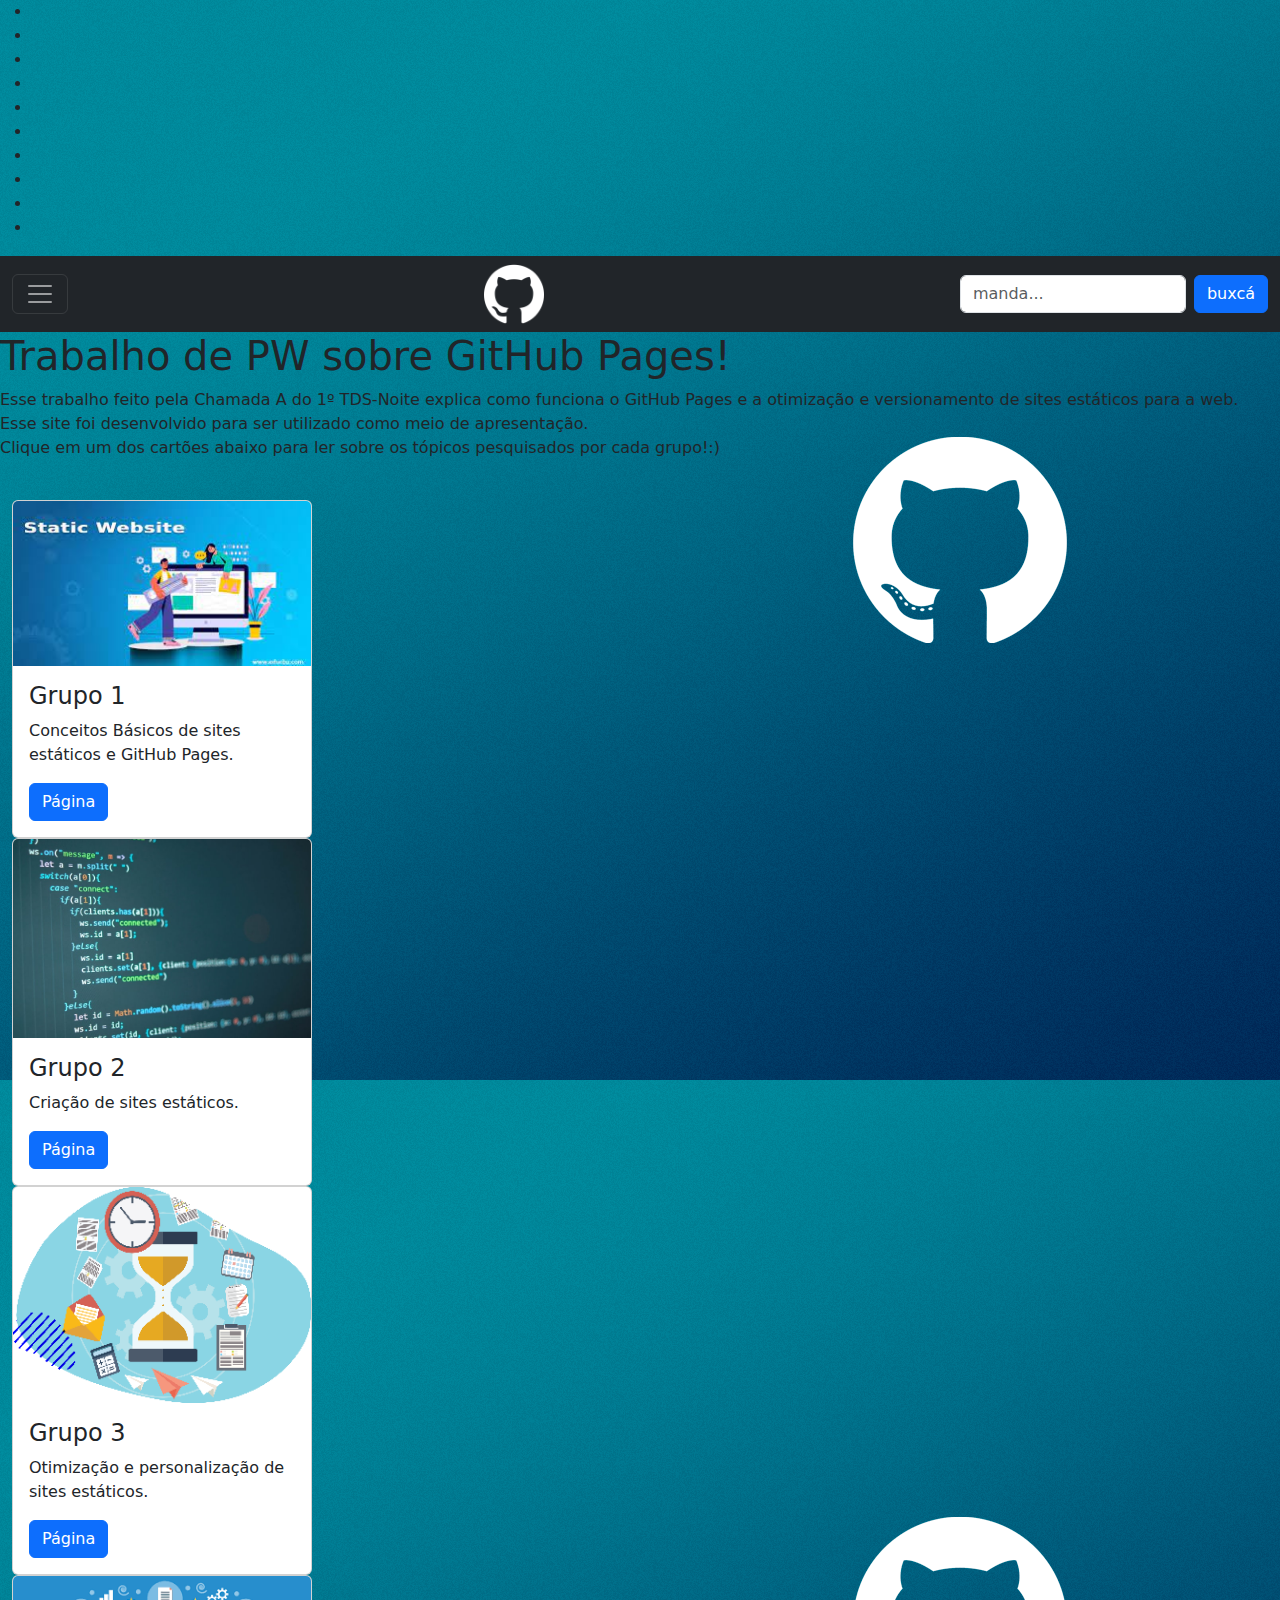
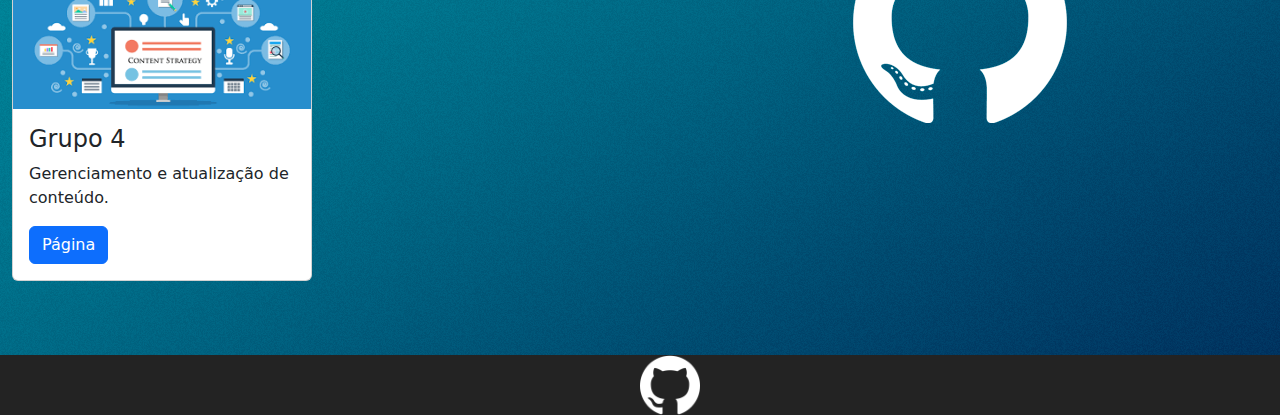
<file: index.html>
<!DOCTYPE html>
<html lang="en">

<head>
	<meta charset="UTF-8">
	<meta http-equiv="X-UA-Compatible" content="IE=edge">
	<meta name="viewport" content="width=device-width, initial-scale=1.0">
	<link href="https://cdn.jsdelivr.net/npm/bootstrap@5.2.3/dist/css/bootstrap.min.css" rel="stylesheet">
	<script src="https://cdn.jsdelivr.net/npm/bootstrap@5.2.3/dist/js/bootstrap.bundle.min.js"></script>
	<script src="js/javascript.js"></script>
	<link href="css/style.css" rel="stylesheet">
	<title>Trabalho de PW</title>
</head>

<body>
	<!-- background -->
	<div class="area" style="background-image: url(imagens/Git_Hub_Pages_bg.png);">
		<ul class="circles">
			<li></li>
			<li></li>
			<li></li>
			<li></li>
			<li></li>
			<li></li>
			<li></li>
			<li></li>
			<li></li>
			<li></li>
		</ul>
		<!-- menu inicio -->
		<nav class="navbar bg-dark navbar-dark">
			<div class="container-fluid">
				<!-- hambure -->
				<button class="navbar-toggler" type="button" data-bs-toggle="collapse" data-bs-target="#collapsibleNavbar">
					<span class="navbar-toggler-icon"></span>
				</button>
				<div class="collapse navbar-collapse" id="collapsibleNavbar">
					<ul class="navbar-nav">
						<li class="nav-item">
							<a class="nav-link" href="grupo1.html">Grupo 1</a>
						</li>
						<li class="nav-item">
							<a class="nav-link" href="grupo2.html">Grupo 2</a>
						</li>
						<li class="nav-item">
							<a class="nav-link" href="grupo3.html">Grupo 3</a>
						</li>
						<li class="nav-item">
							<a class="nav-link" href="grupo4.html">Grupo 4</a>
						</li>
						<li class="nav-item">
							<a class="nav-link" href="contato.html">Contato</a>
						</li>
					</ul>
				</div>
				<!-- fota -->
				<a href="#"><img style="width: 60px; height: 60px;" src="imagens/gi_logo_branco.png"></img></a>
				<!-- search-bar -->
				<form class="d-flex">
					<input class="form-control me-2" type="text" placeholder="manda...">
					<button class="btn btn-primary" type="button">buxcá</button>
				</form>
			</div>
		</nav>
		<!-- texto titulo e subtitulo -->
		<div class="container-vidro">
			<div class="glass">
				<h1 class="titulo">
					Trabalho de PW sobre GitHub Pages!
				</h1>
				<p class="subtitulo">
					Esse trabalho feito pela Chamada A do 1º TDS-Noite explica como funciona o GitHub Pages e a otimização
					e versionamento de sites estáticos para a web. Esse site foi desenvolvido para ser utilizado como meio
					de apresentação.<br> Clique em um dos cartões abaixo para ler sobre os tópicos pesquisados por cada grupo!:)
				</p>
			</div>
		</div>
		<!-- cartones -->
		<div class="row cartones">
			<div class="col sm-2">
				<div class="card" style="width:300px">
					<img class="card-img-top cards-img" src="imagens/grupo1_card.png" alt="Card image">
					<div class="card-body">
						<h4 class="card-title">Grupo 1</h4>
						<p class="card-text">Conceitos Básicos de sites estáticos e GitHub Pages.</p>
						<a href="grupo1.html" class="btn btn-primary">Página</a>
					</div>
				</div>
			</div>
			<div class="col sm-2">
				<div class="card" style="width:300px">
					<img class="card-img-top cards-img" src="imagens/grupo2_card.png" alt="Card image">
					<div class="card-body">
						<h4 class="card-title">Grupo 2</h4>
						<p class="card-text">Criação de sites estáticos.</p>
						<a href="grupo2.html" class="btn btn-primary">Página</a>
					</div>
				</div>
			</div>
			<div class="col sm-2">
				<div class="card" style="width:300px">
					<img class="card-img-top cards-img" src="imagens/grupo3_card.png" alt="Card image">
					<div class="card-body">
						<h4 class="card-title">Grupo 3</h4>
						<p class="card-text">Otimização e personalização de sites estáticos.</p>
						<a href="grupo3.html" class="btn btn-primary">Página</a>
					</div>
				</div>
			</div>
			<div class="col sm-2">
				<div class="card" style="width:300px">
					<img class="card-img-top cards-img" src="imagens/grupo4_card.png" alt="Card image">
					<div class="card-body">
						<h4 class="card-title">Grupo 4</h4>
						<p class="card-text">Gerenciamento e atualização de conteúdo.</p>
						<a href="grupo4.html" class="btn btn-primary">Página</a>
					</div>
				</div>
			</div>
		</div>
		<div class="container-fluid" style="background-color: #232323; margin-top:50px;">
			<a href="#" style="margin: 50%;"><img src="imagens/gi_logo_branco.png" style="width:60px;height:60px"></a>
		</div>
	</div>
</body>

</html>
</file>
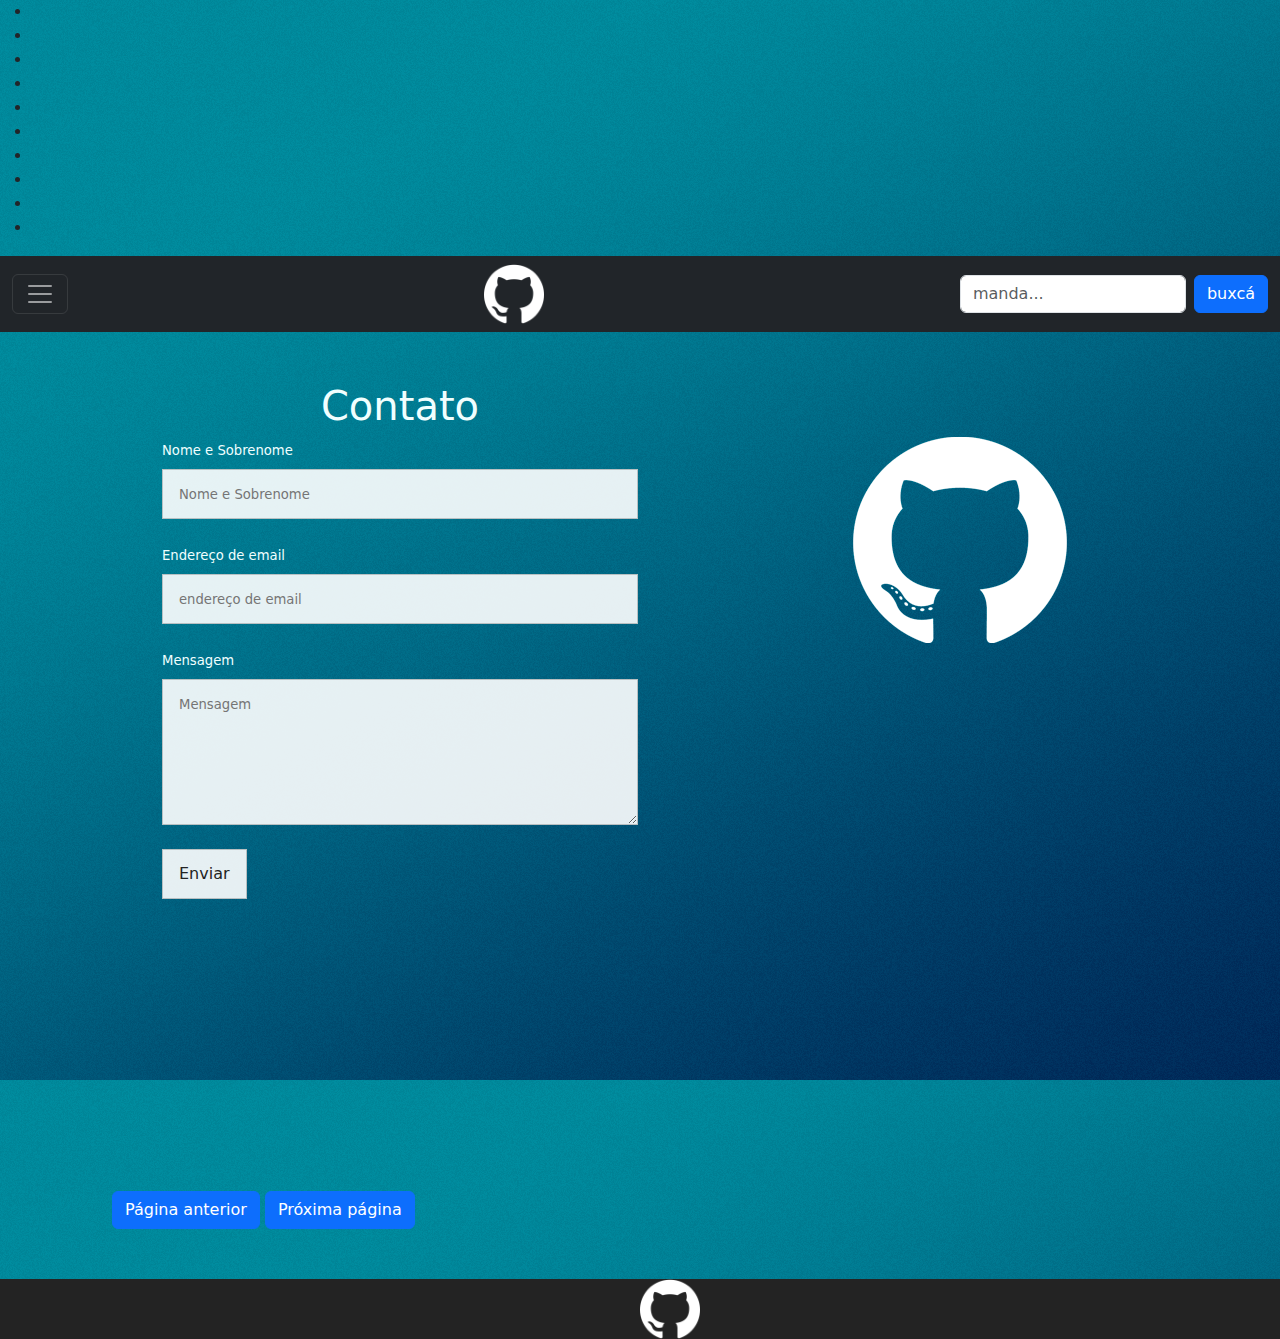
<file: contato.html>
<!DOCTYPE html>
<html lang="en">

<head>
  <meta charset="UTF-8">
  <meta http-equiv="X-UA-Compatible" content="IE=edge">
  <meta name="viewport" content="width=device-width, initial-scale=1.0">
  <link href="https://cdn.jsdelivr.net/npm/bootstrap@5.2.3/dist/css/bootstrap.min.css" rel="stylesheet">
  <script src="https://cdn.jsdelivr.net/npm/bootstrap@5.2.3/dist/js/bootstrap.bundle.min.js"></script>
  <script src="js/javascript.js"></script>
  <link href="css/style.css" rel="stylesheet">
  <title>Trabalho de PW</title>
</head>

<body>
  <!-- background -->
  <div class="area" style="background-image: url(imagens/Git_Hub_Pages_bg.png);">
    <ul class="circles">
      <li></li>
      <li></li>
      <li></li>
      <li></li>
      <li></li>
      <li></li>
      <li></li>
      <li></li>
      <li></li>
      <li></li>
    </ul>
    <!-- menu inicio -->
    <nav class="navbar bg-dark navbar-dark">
      <div class="container-fluid">
        <!-- hamburge -->
        <button class="navbar-toggler" type="button" data-bs-toggle="collapse" data-bs-target="#collapsibleNavbar">
          <span class="navbar-toggler-icon"></span>
        </button>
        <div class="collapse navbar-collapse" id="collapsibleNavbar">
          <ul class="navbar-nav">
            <li class="nav-item">
              <a class="nav-link" href="index.html">Home</a>
            </li>
            <li class="nav-item">
              <a class="nav-link" href="grupo1.html">Grupo 1</a>
            </li>
            <li class="nav-item">
              <a class="nav-link" href="grupo2.html">Grupo 2</a>
            </li>
            <li class="nav-item">
              <a class="nav-link" href="grupo3.html">Grupo 3</a>
            </li>
            <li class="nav-item">
              <a class="nav-link" href="grupo4.html">Grupo 4</a>
            </li>
          </ul>
        </div>
        <!-- foto -->
        <a href="#"><img style="width: 60px; height: 60px;" src="imagens/gi_logo_branco.png"></img></a>
        <!-- search-bar -->
        <form class="d-flex">
          <input class="form-control me-2" type="text" placeholder="manda...">
          <button class="btn btn-primary" type="button">buxcá</button>
        </form>
      </div>
    </nav>
    <!-- vidro-form -->
    <div class="glass" style="width: 600px; margin: 50px 0px 50px 100px; color: azure;">
      <!-- form -->
      <div class="container" style="width: 500px; margin:auto">
        <h1 style="text-align: center;">Contato</h1>
        <form id="fs-frm" name="simple-contact-form" accept-charset="utf-8" action="https://formspree.io/f/xbjenlrr"
          method="post">
          <fieldset id="fs-frm-inputs">
            <label for="full-name">Nome e Sobrenome</label>
            <input type="text" name="name" id="full-name" placeholder="Nome e Sobrenome" required="">
            <label for="email-address">Endereço de email</label>
            <input type="email" name="_replyto" id="email-address" placeholder="endereço de email" required="">
            <label for="message">Mensagem</label>
            <textarea rows="5" name="Mensagem" id="message" placeholder="Mensagem" required=""></textarea>
            <input type="hidden" name="_subject" id="email-subject" value="Contact Form Submission">
          </fieldset>
          <input type="submit" value="Enviar" style="color: #232323">
        </form>
        <style>
          /* reset */
          #fs-frm input,
          #fs-frm select,
          #fs-frm textarea,
          #fs-frm fieldset,
          #fs-frm optgroup,
          #fs-frm label,
          #fs-frm #card-element:disabled {
            font-family: inherit;
            font-size: 100%;
            color: inherit;
            border: none;
            border-radius: 0;
            display: block;
            width: 100%;
            padding: 0;
            margin: 0;

          }

          #fs-frm label,
          #fs-frm legend,
          #fs-frm ::placeholder {
            font-size: .825rem;
            margin-bottom: .5rem;
            padding-top: .2rem;
            display: flex;
            align-items: baseline;
          }

          /* border, padding, margin, width */
          #fs-frm input,
          #fs-frm select,
          #fs-frm textarea,
          #fs-frm #card-element {
            border: 1px solid rgba(0, 0, 0, 0.2);
            background-color: rgba(255, 255, 255, 0.9);
            padding: .75em 1rem;
            margin-bottom: 1.5rem;
          }

          #fs-frm input:focus,
          #fs-frm select:focus,
          #fs-frm textarea:focus {
            background-color: white;
            outline-style: solid;
            outline-width: thin;
            outline-color: gray;
            outline-offset: -1px;
          }

          #fs-frm [type="text"],
          #fs-frm [type="email"] {
            width: 100%;
          }

          #fs-frm [type="button"],
          #fs-frm [type="submit"],
          #fs-frm [type="reset"] {
            width: auto;
            cursor: pointer;
            -webkit-appearance: button;
            -moz-appearance: button;
            appearance: button;
          }

          #fs-frm [type="button"]:focus,
          #fs-frm [type="submit"]:focus,
          #fs-frm [type="reset"]:focus {
            outline: none;
          }

          #fs-frm [type="submit"],
          #fs-frm [type="reset"] {
            margin-bottom: 0;
          }

          #fs-frm select {
            text-transform: none;
          }

          #fs-frm [type="checkbox"] {
            -webkit-appearance: checkbox;
            -moz-appearance: checkbox;
            appearance: checkbox;
            display: inline-block;
            width: auto;
            margin: 0 .5em 0 0 !important;
          }

          #fs-frm [type="radio"] {
            -webkit-appearance: radio;
            -moz-appearance: radio;
            appearance: radio;
          }

          /* address, locale */
          #fs-frm fieldset.locale input[name="city"],
          #fs-frm fieldset.locale select[name="state"],
          #fs-frm fieldset.locale input[name="postal-code"] {
            display: inline;
          }

          #fs-frm fieldset.locale input[name="city"] {
            width: 52%;
          }

          #fs-frm fieldset.locale select[name="state"],
          #fs-frm fieldset.locale input[name="postal-code"] {
            width: 20%;
          }

          #fs-frm fieldset.locale input[name="city"],
          #fs-frm fieldset.locale select[name="state"] {
            margin-right: 3%;
          }
        </style>
      </div>
    </div>
    <!-- </div> -->

    <br><br><br><br><br><br><br><br>
    <div class="container botoes-pagina" style="margin: 50px 0px 10px 100px;">
      <a href="grupo3.html" class="btn btn-primary">Página anterior</a>
      <a href="index.html" class="btn btn-primary">Próxima página</a>
    </div>
    <!-- rodape -->
    <div class="container-fluid" style="background-color: #232323; margin-top:50px;">
      <a href="#" style="margin: 50%;"><img src="imagens/gi_logo_branco.png" style="width:60px;height:60px"></a>
    </div>
  </div>
</body>

</html>
</file>
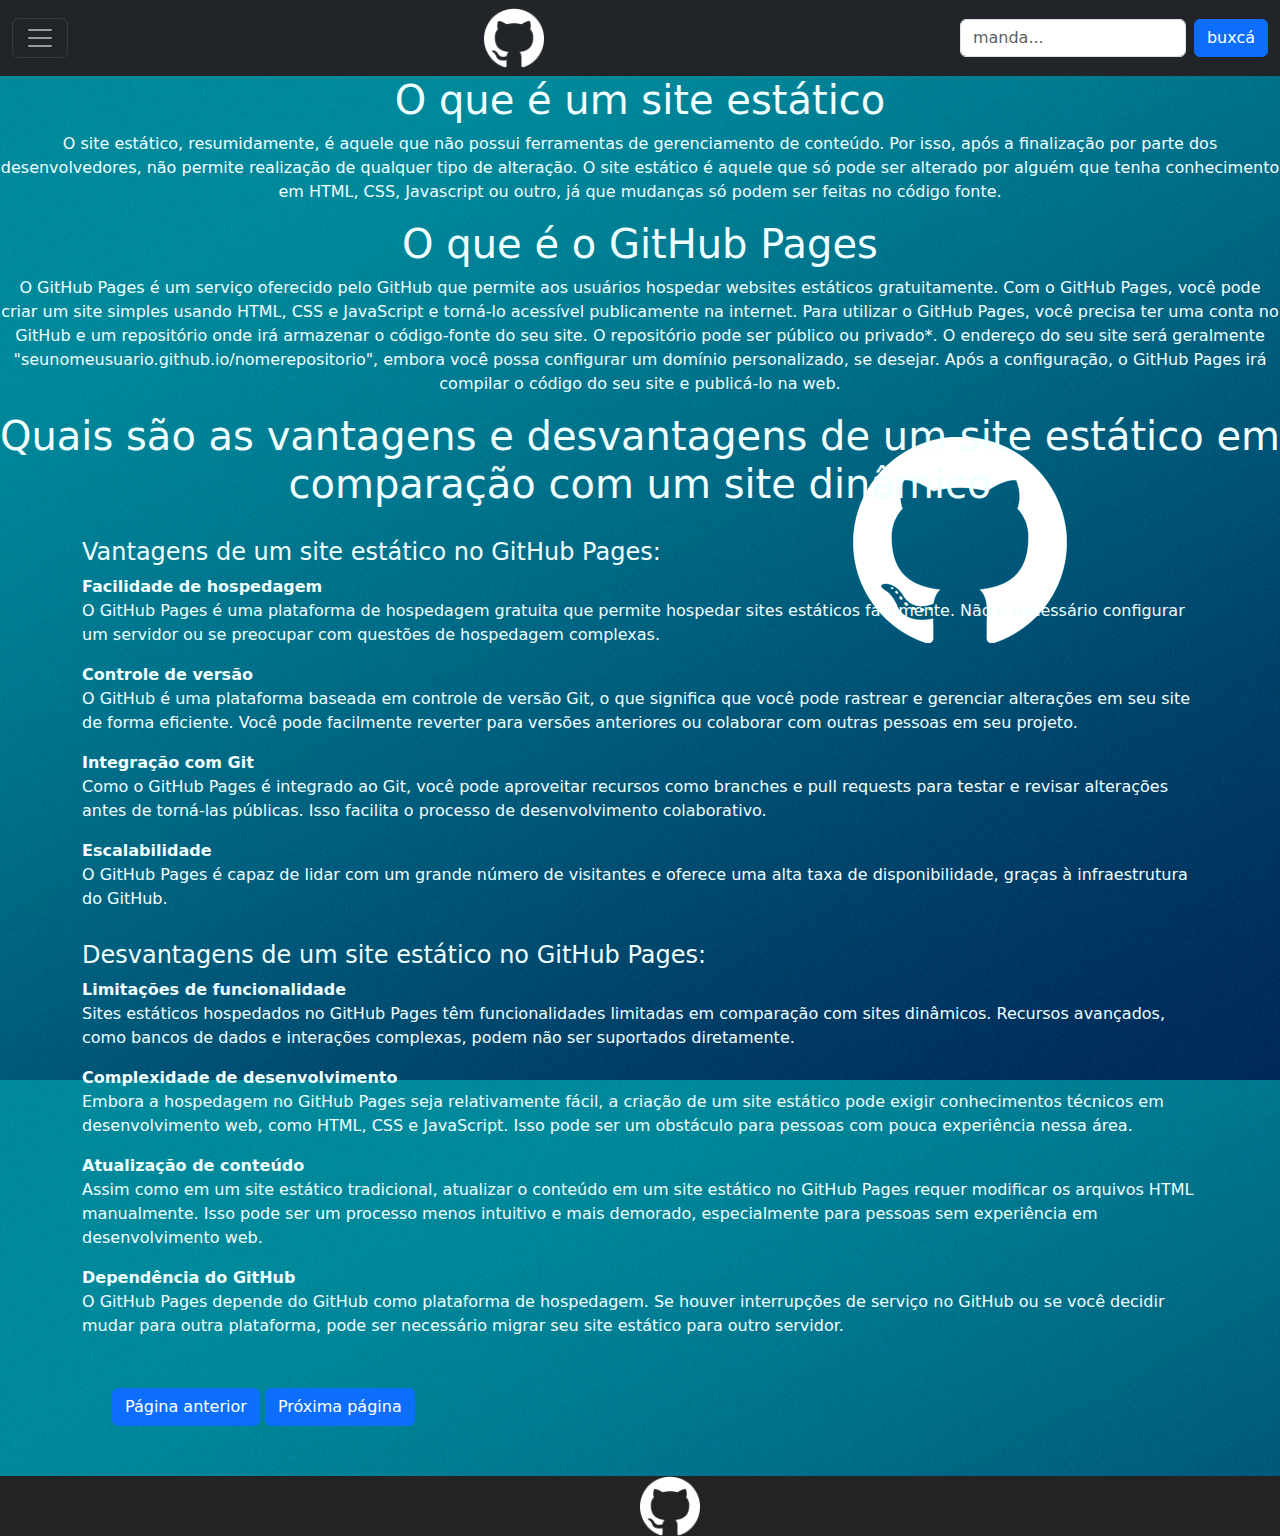
<file: grupo1.html>
<!DOCTYPE html>
<html lang="en">

<head>
  <meta charset="UTF-8">
  <meta http-equiv="X-UA-Compatible" content="IE=edge">
  <meta name="viewport" content="width=device-width, initial-scale=1.0">
  <link href="https://cdn.jsdelivr.net/npm/bootstrap@5.2.3/dist/css/bootstrap.min.css" rel="stylesheet">
  <script src="https://cdn.jsdelivr.net/npm/bootstrap@5.2.3/dist/js/bootstrap.bundle.min.js"></script>
  <script src="js/javascript.js"></script>
  <link href="css/style.css" rel="stylesheet">
  <title>Trabalho de PW</title>
</head>

<body>
  <!-- background-image -->
  <div style="background-image: url(imagens/Git_Hub_Pages_bg.png);">
    <!-- menu inicio -->
    <nav class="navbar bg-dark navbar-dark">
      <div class="container-fluid">
        <!-- hamburge -->
        <button class="navbar-toggler" type="button" data-bs-toggle="collapse" data-bs-target="#collapsibleNavbar">
          <span class="navbar-toggler-icon"></span>
        </button>
        <div class="collapse navbar-collapse" id="collapsibleNavbar">
          <ul class="navbar-nav">
            <li class="nav-item">
              <a class="nav-link" href="index.html">Home</a>
            </li>
            <li class="nav-item">
              <a class="nav-link" href="grupo1.html">Grupo 1</a>
            </li>
            <li class="nav-item">
              <a class="nav-link" href="grupo2.html">Grupo 2</a>
            </li>
            <li class="nav-item">
              <a class="nav-link" href="grupo3.html">Grupo 3</a>
            </li>
            <li class="nav-item">
              <a class="nav-link" href="grupo4.html">Grupo 4</a>
            </li>
          </ul>
        </div>
        <!-- foto -->
        <a href="#"><img style="width: 60px; height: 60px;" src="imagens/gi_logo_branco.png"></img></a>
        <!-- search-bar -->
        <form class="d-flex">
          <input class="form-control me-2" type="text" placeholder="manda...">
          <button class="btn btn-primary" type="button">buxcá</button>
        </form>
      </div>
    </nav>
    <h1 style="text-align: center; color:azure;">O que é um site estático</h1>
    <p style="text-align: center; color:azure;">O site estático, resumidamente, é aquele que não possui ferramentas de gerenciamento de conteúdo. Por isso, após
      a finalização por parte dos desenvolvedores, não permite realização de qualquer tipo de alteração.
      O site estático é aquele que só pode ser alterado por alguém que tenha conhecimento em HTML, CSS, Javascript ou
      outro, já que mudanças só podem ser feitas no código fonte.</p>

    <h1 style="text-align: center; color:azure;">O que é o GitHub Pages</h1>
    <p style="text-align: center; color:azure;">O GitHub Pages é um serviço oferecido pelo GitHub que permite aos usuários hospedar websites estáticos
      gratuitamente. Com o GitHub Pages, você pode criar um site simples usando HTML, CSS e JavaScript e torná-lo
      acessível publicamente na internet. Para utilizar o GitHub Pages, você precisa ter uma conta no GitHub e um repositório onde irá armazenar o
      código-fonte do seu site. O repositório pode ser público ou privado*. O endereço do seu site
      será geralmente "seunomeusuario.github.io/nomerepositorio", embora você possa configurar um domínio personalizado,
      se desejar. Após a configuração, o GitHub Pages irá compilar o código do seu site e publicá-lo na web.</p>
    
    <h1 style="text-align: center; color:azure;">Quais são as vantagens e desvantagens de um site estático em comparação com um site dinâmico</h1>

    <div class="container" style="margin-top: 30px;">
      <h4 style="color:azure">Vantagens de um site estático no GitHub Pages:</h4>
      <div class="glass">
        <b style=" color:azure">Facilidade de hospedagem</b>
        <p style=" color:azure">O GitHub Pages é uma plataforma de hospedagem gratuita que permite hospedar
          sites estáticos facilmente. Não é necessário configurar um servidor ou se preocupar com questões de hospedagem
          complexas.
        </p>
      </div>
      <div class="glass">
        <b style=" color:azure">Controle de versão</b>
        <p style=" color:azure">O GitHub é uma plataforma baseada em controle de versão Git, o que significa que
          você pode rastrear e gerenciar alterações em seu site de forma eficiente. Você pode facilmente reverter para
          versões anteriores ou colaborar com outras pessoas em seu projeto.
        </p>
      </div>
      <div class="glass">
        <b style=" color:azure">Integração com Git</b>
        <p style=" color:azure">Como o GitHub Pages é integrado ao Git, você pode aproveitar recursos como branches
          e pull requests para testar e revisar alterações antes de torná-las públicas. Isso facilita o processo de
          desenvolvimento colaborativo.
        </p>
      </div>
      <div class="glass">
        <b style=" color:azure">Escalabilidade</b>
        <p style=" color:azure">O GitHub Pages é capaz de lidar com um grande número de visitantes e oferece uma alta
          taxa de disponibilidade, graças à infraestrutura do GitHub.
        </p>
      </div>
    </div>

    <div class="container" style="margin-top: 30px;">
      <h4 style="color:azure">Desvantagens de um site estático no GitHub Pages:</h4>
      <div class="glass">
        <b style=" color:azure">Limitações de funcionalidade</b>
        <p style=" color:azure">Sites estáticos hospedados no GitHub Pages têm funcionalidades limitadas
          em comparação com sites dinâmicos. Recursos avançados, como bancos de dados e interações
          complexas, podem não ser suportados diretamente.
        </p>
      </div>
      <div class="glass">
        <b style=" color:azure">Complexidade de desenvolvimento</b>
        <p style=" color:azure">Embora a hospedagem no GitHub Pages seja relativamente fácil, a
          criação de um site estático pode exigir conhecimentos técnicos em desenvolvimento web, como HTML, CSS e
          JavaScript. Isso pode ser um obstáculo para pessoas com pouca experiência nessa área.
        </p>
      </div>
      <div class="glass">
        <b style=" color:azure">Atualização de conteúdo</b>
        <p style=" color:azure">Assim como em um site estático tradicional, atualizar o conteúdo em um site
          estático no GitHub Pages requer modificar os arquivos HTML manualmente. Isso pode ser um processo menos
          intuitivo e mais demorado, especialmente para pessoas sem experiência em desenvolvimento web.
        </p>
      </div>
      <div class="glass">
        <b style=" color:azure">Dependência do GitHub</b>
        <p style=" color:azure">O GitHub Pages depende do GitHub como plataforma de hospedagem. Se houver
          interrupções de serviço no GitHub ou se você decidir mudar para outra plataforma, pode ser necessário migrar
          seu site estático para outro servidor.
        </p>
      </div>
    </div>

    <div class="container botoes-pagina" style="margin: 50px 0px 10px 100px;">
      <a href="index.html" class="btn btn-primary">Página anterior</a>
      <a href="grupo2.html" class="btn btn-primary">Próxima página</a>
    </div>
    <div class="container-fluid" style="background-color: #232323; margin-top:50px;">
			<a href="#" style="margin: 50%;"><img src="imagens/gi_logo_branco.png" style="width:60px;height:60px"></a>
		</div>
  </div>
</body>
</html>
</file>
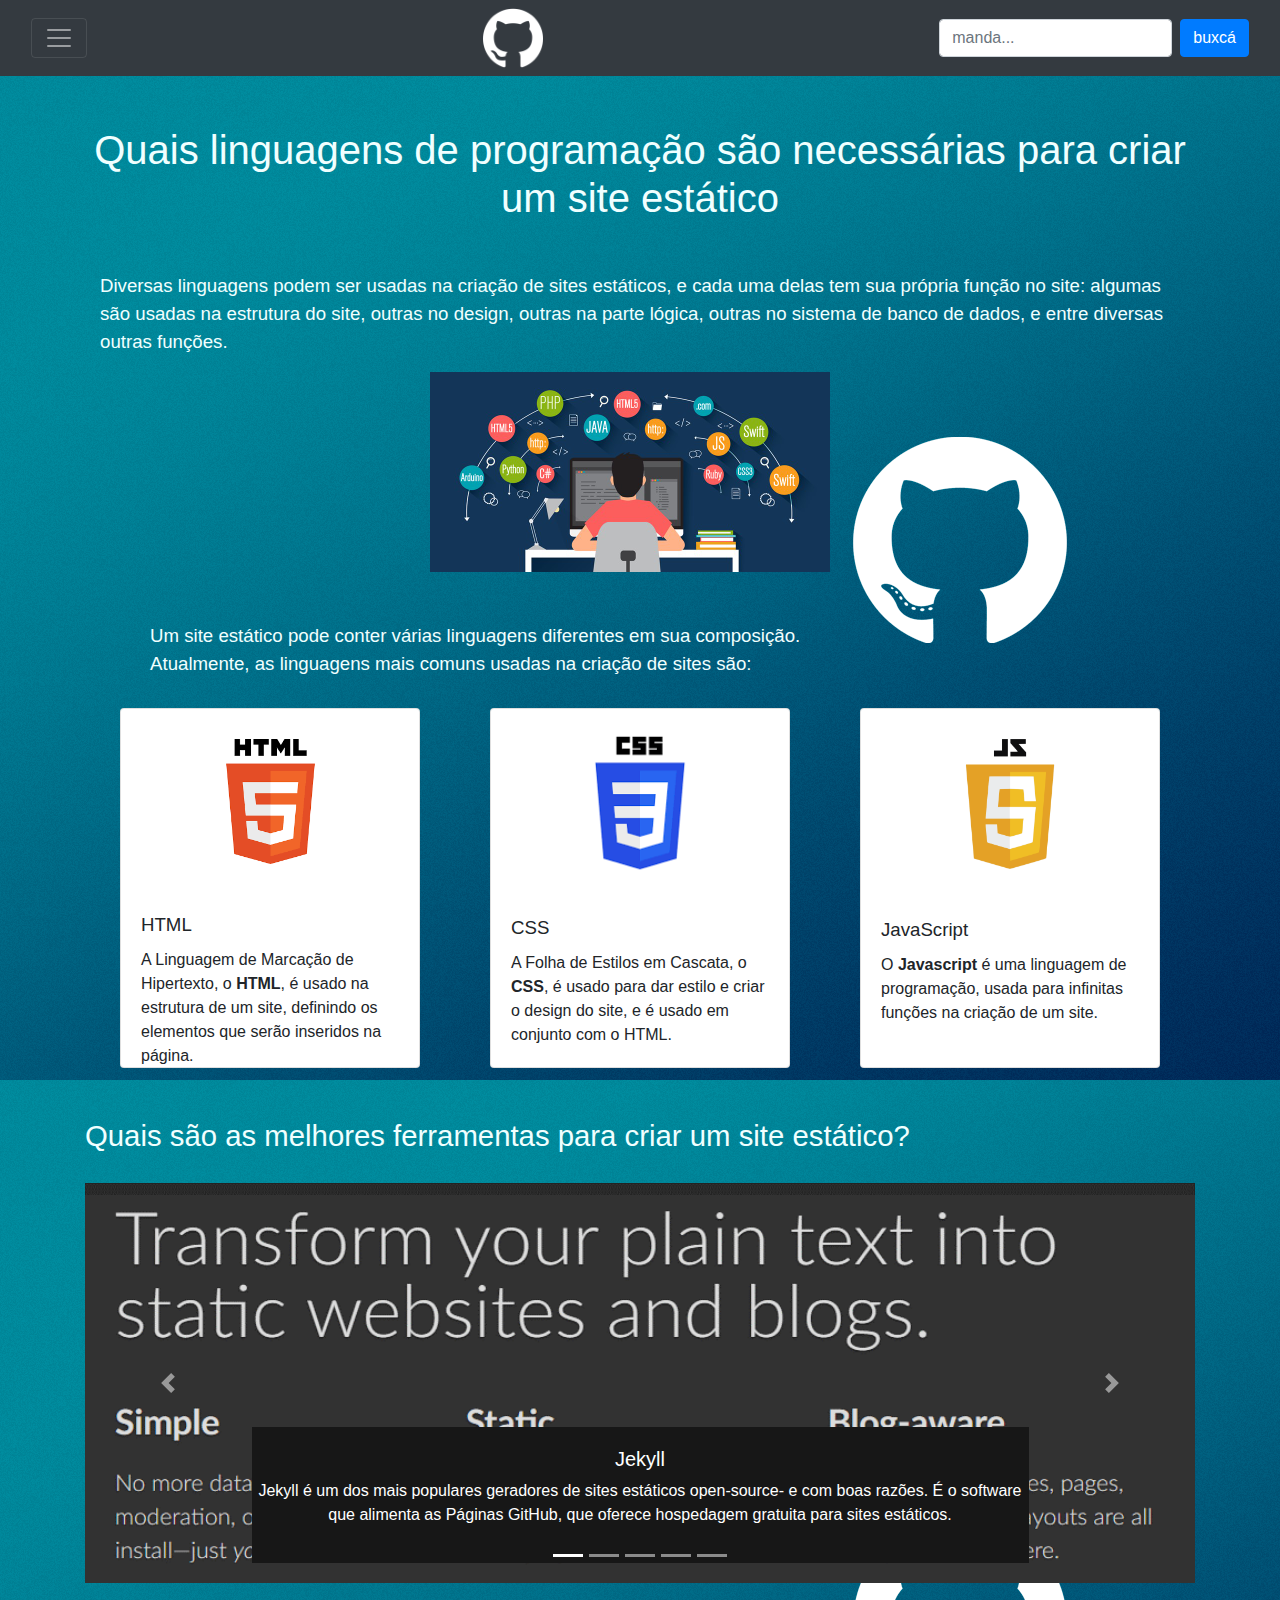
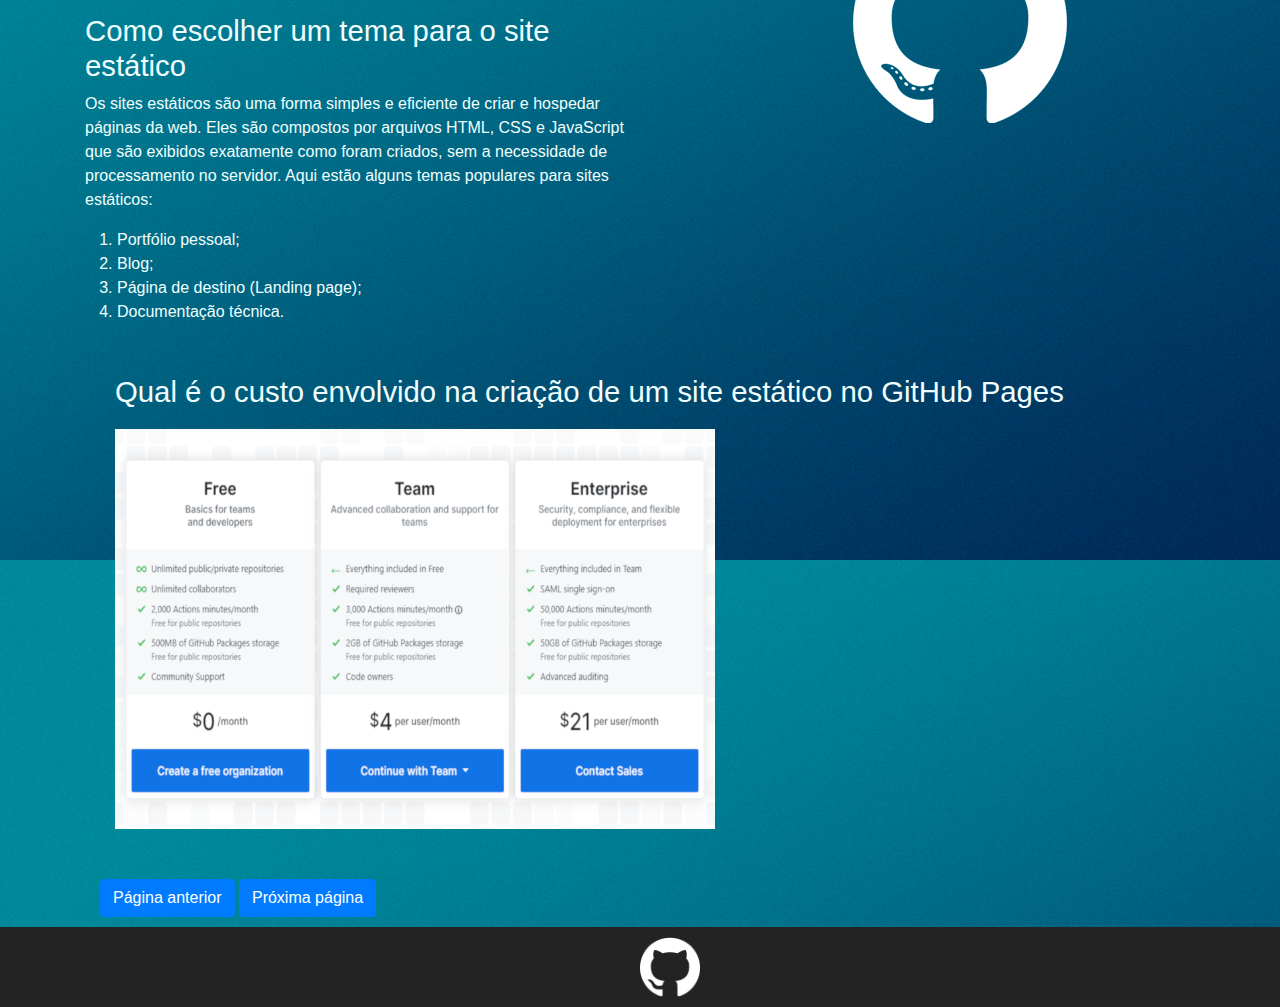
<file: grupo2.html>
<!DOCTYPE html>
<html lang="pt-br">

<head>
  <meta charset="UTF-8">
  <meta http-equiv="X-UA-Compatible" content="IE=edge">
  <meta name="viewport" content="width=device-width, initial-scale=1.0">
  <link href="https://cdn.jsdelivr.net/npm/bootstrap@5.2.3/dist/css/bootstrap.min.css" rel="stylesheet">
  <link rel="stylesheet" href="https://maxcdn.bootstrapcdn.com/bootstrap/4.0.0/css/bootstrap.min.css"
    integrity="sha384-Gn5384xqQ1aoWXA+058RXPxPg6fy4IWvTNh0E263XmFcJlSAwiGgFAW/dAiS6JXm" crossorigin="anonymous">
  <script src="https://code.jquery.com/jquery-3.2.1.slim.min.js"
    integrity="sha384-KJ3o2DKtIkvYIK3UENzmM7KCkRr/rE9/Qpg6aAZGJwFDMVNA/GpGFF93hXpG5KkN"
    crossorigin="anonymous"></script>
  <script src="https://cdnjs.cloudflare.com/ajax/libs/popper.js/1.12.9/umd/popper.min.js"
    integrity="sha384-ApNbgh9B+Y1QKtv3Rn7W3mgPxhU9K/ScQsAP7hUibX39j7fakFPskvXusvfa0b4Q"
    crossorigin="anonymous"></script>
  <script src="https://maxcdn.bootstrapcdn.com/bootstrap/4.0.0/js/bootstrap.min.js"
    integrity="sha384-JZR6Spejh4U02d8jOt6vLEHfe/JQGiRRSQQxSfFWpi1MquVdAyjUar5+76PVCmYl"
    crossorigin="anonymous"></script>
  <script src="https://cdn.jsdelivr.net/npm/bootstrap@5.2.3/dist/js/bootstrap.bundle.min.js"></script>
  <script src="js/javascript.js"></script>
  <link href="css/style.css" rel="stylesheet">
  <title>Trabalho de PW</title>
</head>

<body>
  <!-- background-image -->
  <div style="background-image: url(imagens/Git_Hub_Pages_bg.png);">
    <!-- menu inicio -->
    <nav class="navbar bg-dark navbar-dark">
      <div class="container-fluid">
        <!-- hamburge -->
        <button class="navbar-toggler" type="button" data-bs-toggle="collapse" data-bs-target="#collapsibleNavbar">
          <span class="navbar-toggler-icon"></span>
        </button>
        <div class="collapse navbar-collapse" id="collapsibleNavbar">
          <ul class="navbar-nav">
            <li class="nav-item">
              <a class="nav-link" href="index.html">Home</a>
            </li>
            <li class="nav-item">
              <a class="nav-link" href="grupo1.html">Grupo 1</a>
            </li>
            <li class="nav-item">
              <a class="nav-link" href="grupo2.html">Grupo 2</a>
            </li>
            <li class="nav-item">
              <a class="nav-link" href="grupo3.html">Grupo 3</a>
            </li>
            <li class="nav-item">
              <a class="nav-link" href="grupo4.html">Grupo 4</a>
            </li>
            <li class="nav-item">
              <a class="nav-link" href="contato.html">Contato</a>
            </li>
          </ul>
        </div>
        <!-- foto -->
        <a href="#"><img style="width: 60px; height: 60px;" src="imagens/gi_logo_branco.png"></img></a>
        <!-- search-bar -->
        <form class="d-flex">
          <input class="form-control me-2" type="text" placeholder="manda...">
          <button class="btn btn-primary" type="button">buxcá</button>
        </form>
      </div>
    </nav>
    <div class="container" style="margin-top: 50px; color: azure;">
      <h1 style="text-align: center;">Quais linguagens de programação são necessárias para criar um site
        estático</h1>
      <div class="container" style="margin-top: 50px;">
        <p style="font-size: 14pt;">Diversas linguagens podem ser usadas na criação de sites estáticos, e cada uma delas
          tem sua própria função no site: algumas são usadas na estrutura do site, outras no design, outras na parte
          lógica,
          outras no sistema de banco de dados, e entre diversas outras funções.</p>
        <img src="imagens/web-lings.jpg" style="width: 400px;height: 200px; margin-left: 330px;">
      </div>
    </div>
    <p style="font-size: 14pt;color: azure; margin: 50px 0px 30px 150px;">Um site estático pode conter várias linguagens
      diferentes
      em sua composição.<br> Atualmente, as linguagens mais comuns usadas na criação de sites são:</p>
    <!-- cards -->
    <div class="container cartones" style="margin: auto; display: flex;">
      <div class="card" style="width:300px; height: 360px; margin:auto">
        <img class="card-img-top cards-img" src="imagens/html.png" alt="Card image"
          style="width: 125px; height: 130px; align-self: center; margin: 30px 0px 30px 0px;">
        <div class="card-body">
          <h4 class="card-title" style="font-size: 14pt;">HTML</h4>
          <p class="card-text" style="font-size: 12pt;">A Linguagem de Marcação de Hipertexto, o <b>HTML</b>,
            é usado na estrutura de um site, definindo os elementos que serão inseridos na página.</p>
        </div>
      </div>
      <div class="card" style="width:300px; height: 360px; margin:auto">
        <img class="card-img-top cards-img" src="imagens/css.png" alt="Card image"
          style="width: 250px; height: 200px;align-self: center;">
        <div class="card-body">
          <h4 class="card-title" style="font-size: 14pt;">CSS</h4>
          <p class="card-text" style="font-size: 12pt;">A Folha de Estilos em Cascata, o <b>CSS</b>, é usado para dar
            estilo e criar o design do site, e é usado em conjunto com o HTML.</p>
        </div>
      </div>
      <div class="card" style="width:300px; height: 360px; margin:auto">
        <img class="card-img-top cards-img" src="imagens/js.png" alt="Card image"
          style="width: 200px; height: 130px; align-self: center; margin: 30px 0px 30px 0px;">
        <div class="card-body">
          <h4 class="card-title" style="font-size: 14pt;">JavaScript</h4>
          <p class="card-text" style="font-size: 12pt;">O <b>Javascript</b> é uma linguagem de programação, usada para
            infinitas funções na criação de um site.</p>
        </div>
      </div>
    </div>
    <!-- fim dos cards -->
    <!-- ferramentas  -->
    <div class="container">
      <h4 style="font-size: 22pt;color: azure; margin: 50px 0px 30px 0px;">Quais são as melhores ferramentas para criar
        um site estático?</h4>
      <!-- carrossel -->
      <div id="carouselExampleIndicators" class="carousel slide" data-ride="carousel">
        <ol class="carousel-indicators">
          <li data-target="#carouselExampleIndicators" data-slide-to="0" class="active"></li>
          <li data-target="#carouselExampleIndicators" data-slide-to="1"></li>
          <li data-target="#carouselExampleIndicators" data-slide-to="2"></li>
          <li data-target="#carouselExampleIndicators" data-slide-to="3"></li>
          <li data-target="#carouselExampleIndicators" data-slide-to="4"></li>
        </ol>
        <div class="carousel-inner">
          <div class="carousel-item active">
            <img class="d-block w-100" src="imagens/Jekyll.png" alt="First slide" style="width: 200px;height: 400px;">
            <div class="carousel-caption d-none d-md-block"
              style="background: linear-gradient( rgba(23,23,23,1), rgba(23,23,23,1));">
              <h5>Jekyll</h5>
              <p>Jekyll é um dos mais populares geradores de sites estáticos open-source- e com boas razões. É o
                software que alimenta as Páginas GitHub, que oferece hospedagem gratuita para sites estáticos.</p>
            </div>
          </div>
          <div class="carousel-item">
            <img class="d-block w-100" src="imagens/Hugo.png" alt="Second slide" style="width: 200px;height: 400px;">
            <div class="carousel-caption d-none d-md-block"
              style="background: linear-gradient( rgba(23,23,23,1), rgba(23,23,23,1));">
              <h5>Hugo</h5>
              <p>Hugo é um gerador de site estático de código aberto que fatura a si mesmo como uma estrutura de
                “propósito geral”. Essa é uma maneira elegante de dizer que você pode usar Hugo para construir uma
                ampla gama de
                sites, indo muito além de simples blogs e páginas de brochuras.</p>
            </div>
          </div>
          <div class="carousel-item">
            <img class="d-block w-100" src="imagens/Gridsome.png" alt="Third slide"
              style="width: 200px; height: 400px;">
            <div class="carousel-caption d-none d-md-block"
              style="background: linear-gradient( rgba(23,23,23,1), rgba(23,23,23,1));">
              <h5>Gridsome</h5>
              <p>O Gridsome é um poderoso gerador de sites estáticos. Você pode usá-lo para criar páginas com
                ferramentas modernas, como Vue.js e GraphQL. Também pode usar o Gridsome para configurar uma “head”
                para um CMS.
                Por exemplo, você pode usar o Gridsome para gerar páginas estáticas usando dados puxados do WordPress,
                que é uma
                configuração de CMS “headless“.</p>
            </div>
          </div>
          <div class="carousel-item">
            <img class="d-block w-100" src="imagens/Eleventy.png" alt="Third slide"
              style="width: 200px; height: 400px;">
            <div class="carousel-caption d-none d-md-block"
              style="background: linear-gradient( rgba(23,23,23,1), rgba(23,23,23,1));">
              <h5>Eleventy</h5>
              <p>Eleventy é um recém-chegado relativo ao campo dos geradores de sites estáticos. Este software em
                particular depende de JavaScript e Node.js. Isso significa que você precisará de algum nível de
                familiaridade
                com a linguagem JavaScript para usá-la efetivamente.</p>
            </div>
          </div>
          <div class="carousel-item">
            <img class="d-block w-100" src="imagens/Pelican.png" alt="Third slide" style="width: 200px; height: 400px;">
            <div class="carousel-caption d-none d-md-block"
              style="background: linear-gradient( rgba(23,23,23,1), rgba(23,23,23,1));">
              <h5>Pelican</h5>
              <p>Pelican é um gerador de sites estáticos pouco conhecido que é tudo sobre Python. Se você está
                familiarizado com Python, você pode usar o software para criar páginas estáticas usando Markdown e
                reStructuredText.</p>
            </div>
          </div>
        </div>
        <a class="carousel-control-prev" href="#carouselExampleIndicators" role="button" data-slide="prev">
          <span class="carousel-control-prev-icon" aria-hidden="true"></span>
          <span class="sr-only">Previous</span>
        </a>
        <a class="carousel-control-next" href="#carouselExampleIndicators" role="button" data-slide="next">
          <span class="carousel-control-next-icon" aria-hidden="true"></span>
          <span class="sr-only">Next</span>
        </a>
      </div>
    </div>
    <!-- fim do carrossel -->
    <!-- tema site estatico -->
    <div class="container" style="color: azure;">
      <div class="glass" style=" width: 50%;margin-top: 30px;">
        <h4 style="font-size: 22pt;">Como escolher um tema para o site estático</h4>
        <p>Os sites estáticos são uma forma simples e eficiente de criar e hospedar páginas da web.
          Eles são compostos por arquivos HTML, CSS e JavaScript que são exibidos exatamente como foram criados,
          sem a necessidade de processamento no servidor. Aqui estão alguns temas populares para sites estáticos:</p>
        <ol>
          <li>Portfólio pessoal;</li>
          <li>Blog;</li>
          <li>Página de destino (Landing page);</li>
          <li>Documentação técnica.</li>
        </ol>
      </div>
    </div>
    <!-- custo envolvido -->
    <div class="container" style="margin: 50px 0px 30px 100px;">
      <h4 style="font-size: 22pt; color: azure; margin-bottom: 20px;">Qual é o custo envolvido na criação de um site estático no GitHub Pages</h4>
      <img src="imagens/Formas_de_pagamento_Git_hub_pages.png" style="width: 600px;height: 400px;">
    </div>
    <!-- botoes-pagina -->
    <div class="contianer botoes-pagina" style="margin: 50px 0px 10px 100px;">
      <a href="grupo1.html" class="btn btn-primary">Página anterior</a>
      <a href="grupo3.html" class="btn btn-primary">Próxima página</a>
    </div>
    <!-- rodape -->
    <div class="container-fluid" style="background-color: #232323; padding: 10px;">
      <a href="#" style="margin: 30px 0px 0px 50%;"><img src="imagens/gi_logo_branco.png"
          style="width:60px;height:60px"></a>
    </div>
  </div>
</body>

</html>
</file>
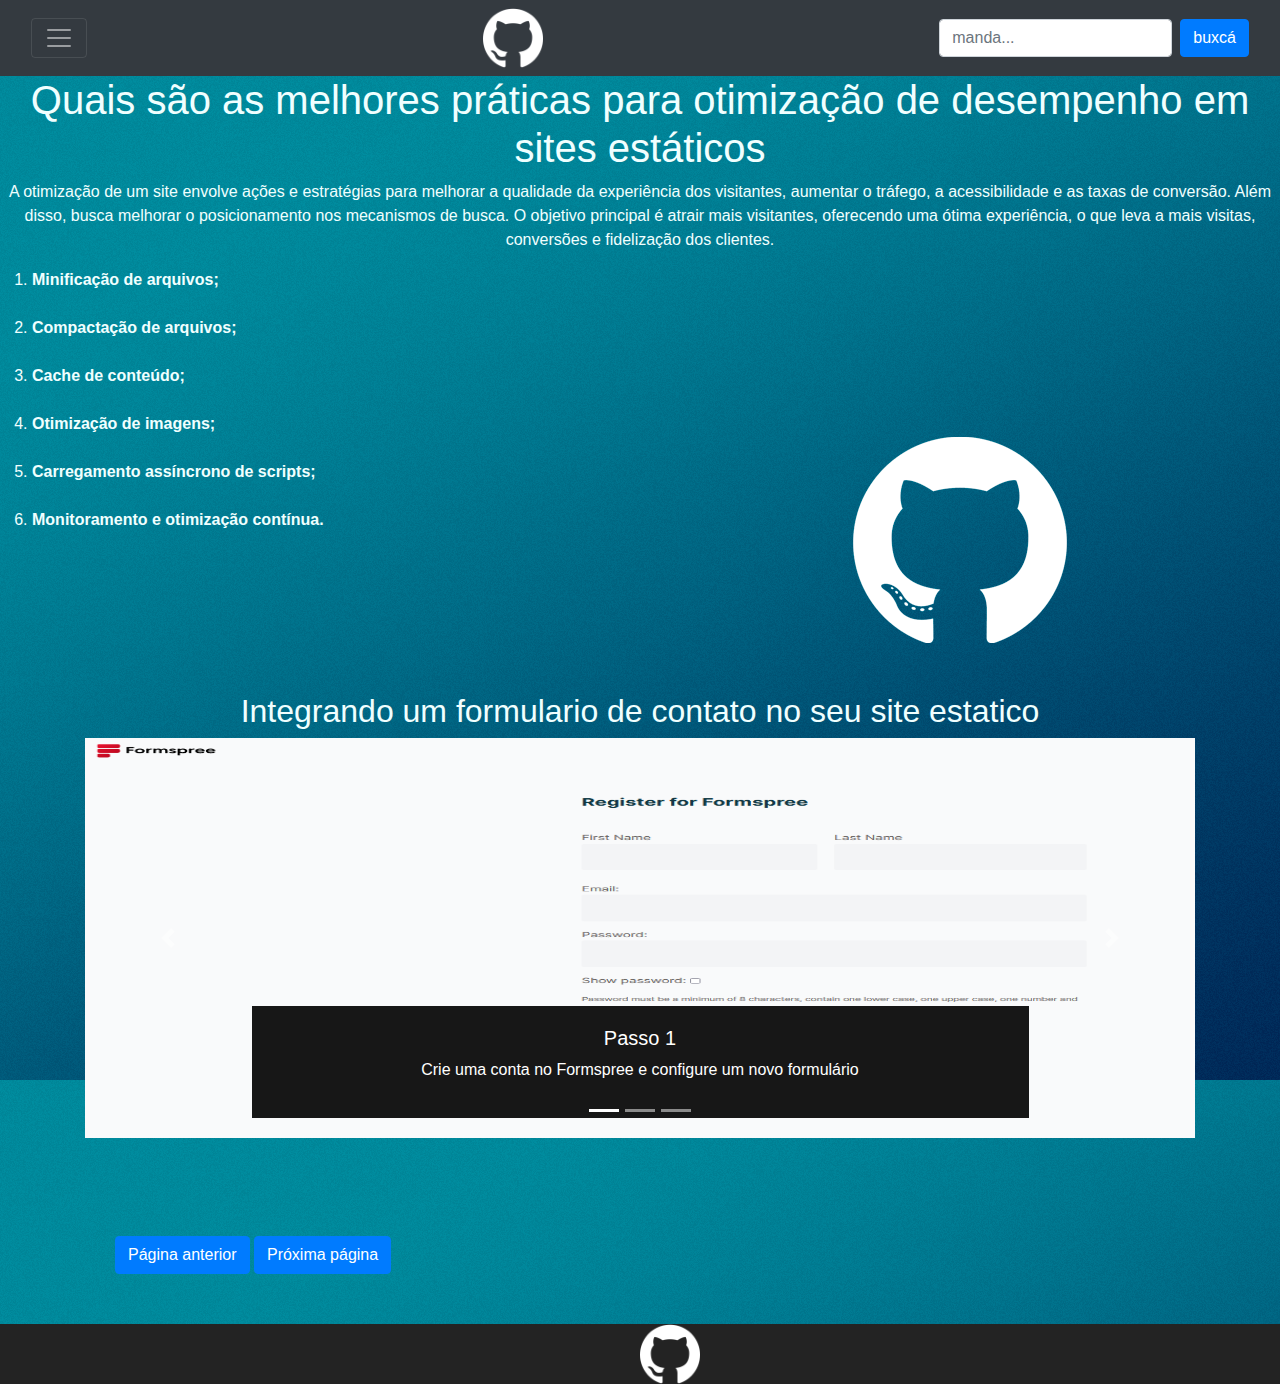
<file: grupo3.html>
<!DOCTYPE html>
<html lang="en">

<head>
  <meta charset="UTF-8">
  <meta http-equiv="X-UA-Compatible" content="IE=edge">
  <meta name="viewport" content="width=device-width, initial-scale=1.0">
  <link href="https://cdn.jsdelivr.net/npm/bootstrap@5.2.3/dist/css/bootstrap.min.css" rel="stylesheet">
  <link rel="stylesheet" href="https://maxcdn.bootstrapcdn.com/bootstrap/4.0.0/css/bootstrap.min.css"
    integrity="sha384-Gn5384xqQ1aoWXA+058RXPxPg6fy4IWvTNh0E263XmFcJlSAwiGgFAW/dAiS6JXm" crossorigin="anonymous">
  <script src="https://code.jquery.com/jquery-3.2.1.slim.min.js"
    integrity="sha384-KJ3o2DKtIkvYIK3UENzmM7KCkRr/rE9/Qpg6aAZGJwFDMVNA/GpGFF93hXpG5KkN"
    crossorigin="anonymous"></script>
  <script src="https://cdnjs.cloudflare.com/ajax/libs/popper.js/1.12.9/umd/popper.min.js"
    integrity="sha384-ApNbgh9B+Y1QKtv3Rn7W3mgPxhU9K/ScQsAP7hUibX39j7fakFPskvXusvfa0b4Q"
    crossorigin="anonymous"></script>
  <script src="https://maxcdn.bootstrapcdn.com/bootstrap/4.0.0/js/bootstrap.min.js"
    integrity="sha384-JZR6Spejh4U02d8jOt6vLEHfe/JQGiRRSQQxSfFWpi1MquVdAyjUar5+76PVCmYl"
    crossorigin="anonymous"></script>
  <script src="https://cdn.jsdelivr.net/npm/bootstrap@5.2.3/dist/js/bootstrap.bundle.min.js"></script>
  <script src="js/javascript.js"></script>
  <link href="css/style.css" rel="stylesheet">
  <title>Trabalho de PW</title>
</head>


<body>
  <!-- background-image -->
  <div style="background-image: url(imagens/Git_Hub_Pages_bg.png);">
    <!-- menu inicio -->
    <nav class="navbar bg-dark navbar-dark">
      <div class="container-fluid">
        <!-- hamburger -->
        <button class="navbar-toggler" type="button" data-bs-toggle="collapse" data-bs-target="#collapsibleNavbar">
          <span class="navbar-toggler-icon"></span>
        </button>
        <div class="collapse navbar-collapse" id="collapsibleNavbar">
          <ul class="navbar-nav">
            <li class="nav-item">
              <a class="nav-link" href="index.html">Home</a>
            </li>
            <li class="nav-item">
              <a class="nav-link" href="grupo1.html">Grupo 1</a>
            </li>
            <li class="nav-item">
              <a class="nav-link" href="grupo2.html">Grupo 2</a>
            </li>
            <li class="nav-item">
              <a class="nav-link" href="grupo3.html">Grupo 3</a>
            </li>
            <li class="nav-item">
              <a class="nav-link" href="grupo4.html">Grupo 4</a>
            </li>
          </ul>
        </div>
        <!-- foto -->
        <a href="#"><img style="width: 60px; height: 60px;" src="imagens/gi_logo_branco.png"></img></a>
        <!-- search-bar -->
        <form class="d-flex">
          <input class="form-control me-2" type="text" placeholder="manda...">
          <button class="btn btn-primary" type="button">buxcá</button>
        </form>
      </div>
    </nav>

    <h1 style="color: azure; text-align: center;">Quais são as melhores práticas para otimização de desempenho em sites estáticos</h1>
    <p style="color: azure; text-align: center;">A otimização de um site envolve ações e estratégias para melhorar a qualidade da experiência dos visitantes,
      aumentar o tráfego, a acessibilidade e as taxas de conversão. Além disso, busca melhorar o posicionamento nos
      mecanismos de busca. O objetivo principal é atrair mais visitantes, oferecendo uma ótima experiência, o que leva a
      mais visitas, conversões e fidelização dos clientes.</p>

    <ol style="color: azure;">
      <li><b>Minificação de arquivos;</b></li><br>
      <li><b>Compactação de arquivos;</b></li><br>
      <li><b>Cache de conteúdo;</b></li><br>
      <li><b>Otimização de imagens;</b></li><br>
      <li><b>Carregamento assíncrono de scripts;</b></li><br>
      <li><b>Monitoramento e otimização contínua.</b></li><br>
    </ol>
<br><br><br><br><br>
    <h2 style="color: azure; text-align: center;">Integrando um formulario de contato no seu site estatico</h2>

    <!-- carrossel -->
    <div class="container">
      <div id="carouselExampleIndicators" class="carousel slide" data-ride="carousel">
        <ol class="carousel-indicators">
          <li data-target="#carouselExampleIndicators" data-slide-to="0" class="active"></li>
          <li data-target="#carouselExampleIndicators" data-slide-to="1"></li>
          <li data-target="#carouselExampleIndicators" data-slide-to="2"></li>
        </ol>
        <div class="carousel-inner">
          <div class="carousel-item active">
            <img class="d-block w-100" src="imagens/formulario_passo1.png" alt="First slide" style="width: 200px;height: 400px;">
            <div class="carousel-caption d-none d-md-block"
              style="background: linear-gradient( rgba(23,23,23,1), rgba(23,23,23,1));">
              <h5>Passo 1</h5>
              <p>Crie uma conta no Formspree e configure um novo formulário</p>
            </div>
          </div>
          <div class="carousel-item">
            <img class="d-block w-100" src="imagens/formulario_passo2.png" alt="Second slide" style="width: 200px;height: 400px;">
            <div class="carousel-caption d-none d-md-block"
              style="background: linear-gradient( rgba(23,23,23,1), rgba(23,23,23,1));">
              <h5>Passo 2</h5>
              <p>Adicione o código HTML do formulário fornecido pelo Formspree à sua página de contato no repositório do
                GitHub.</p>
            </div>
          </div>
          <div class="carousel-item">
            <img class="d-block w-100" src="imagens/formulario_passo3.png" alt="Third slide"
              style="width: 200px; height: 400px;">
            <div class="carousel-caption d-none d-md-block"
              style="background: linear-gradient( rgba(23,23,23,1), rgba(23,23,23,1));">
              <h5>Passo 3</h5>
              <p>Quando os visitantes do seu site preencherem e enviarem o formulário, as respostas serão enviadas para o
                endereço de e-mail que você especificou ao configurar o formulário no Formspree.</p>
            </div>
          </div>
         </div>
        <a class="carousel-control-prev" href="#carouselExampleIndicators" role="button" data-slide="prev">
          <span class="carousel-control-prev-icon" aria-hidden="true"></span>
          <span class="sr-only">Previous</span>
        </a>
        <a class="carousel-control-next" href="#carouselExampleIndicators" role="button" data-slide="next">
          <span class="carousel-control-next-icon" aria-hidden="true"></span>
          <span class="sr-only">Next</span>
        </a>
      </div>
    </div>
    <!-- fim do carrossel -->
    <br><br>
    <div class="container botoes-pagina" style="margin: 50px 0px 10px 100px;">
          <a href="grupo2.html" class="btn btn-primary">Página anterior</a>
          <a href="grupo4.html" class="btn btn-primary">Próxima página</a>
        </div>
        <div class="container-fluid" style="background-color: #232323; margin-top:50px;">
          <a href="#" style="margin: 50%;"><img src="imagens/gi_logo_branco.png" style="width:60px;height:60px"></a>
        </div>
        
  </div>
</body>

</html>
</file>
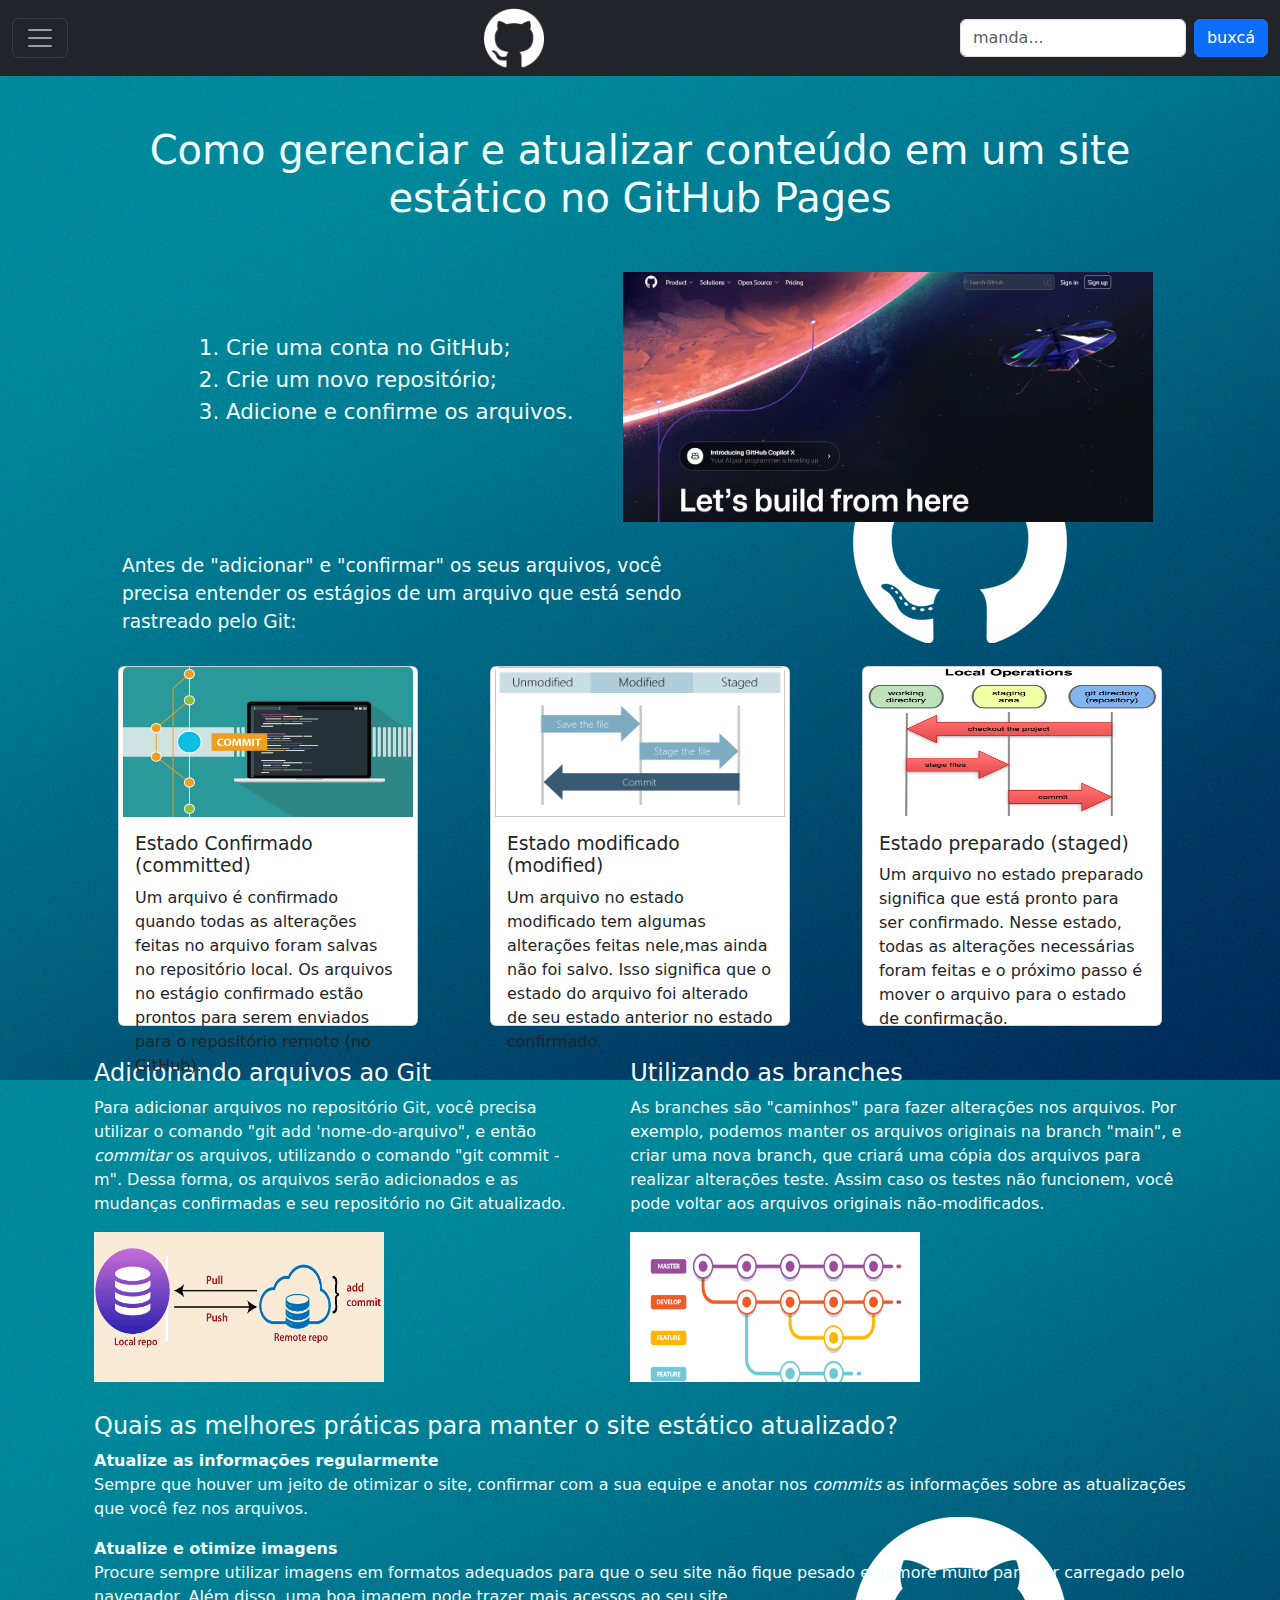
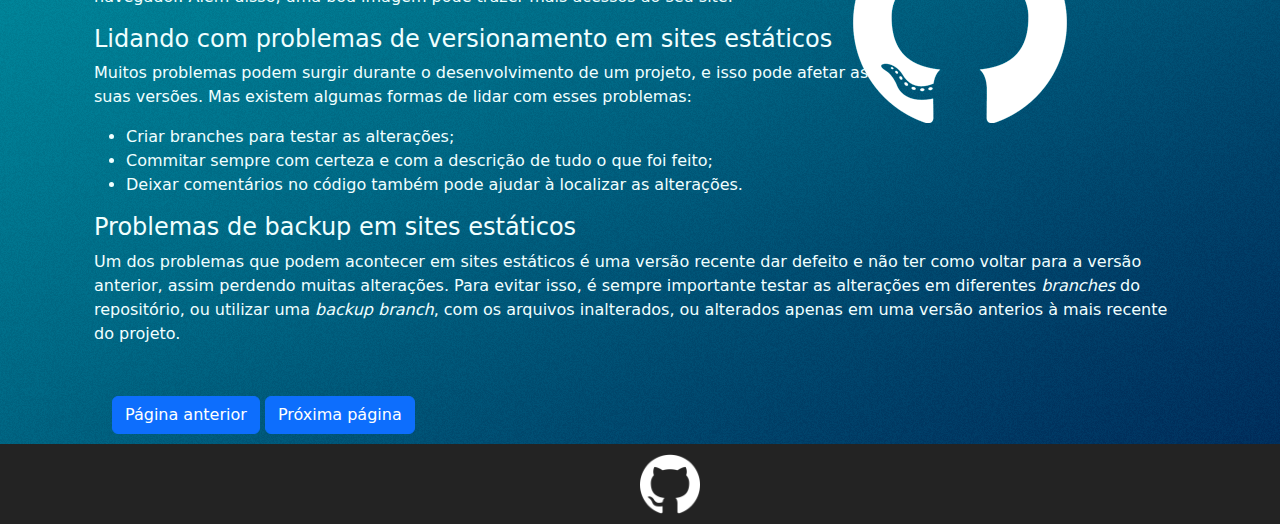
<file: grupo4.html>
<!DOCTYPE html>
<html lang="en">

<head>
  <meta charset="UTF-8">
  <meta http-equiv="X-UA-Compatible" content="IE=edge">
  <meta name="viewport" content="width=device-width, initial-scale=1.0">
  <link href="https://cdn.jsdelivr.net/npm/bootstrap@5.2.3/dist/css/bootstrap.min.css" rel="stylesheet">
  <script src="https://cdn.jsdelivr.net/npm/bootstrap@5.2.3/dist/js/bootstrap.bundle.min.js"></script>
  <script src="../js/javascript.js"></script>
  <link href="css/style.css" rel="stylesheet">
  <title>Trabalho de PW</title>
</head>

<body>
  <!-- background-image -->
  <div style="background-image: url(imagens/Git_Hub_Pages_bg.png);">
    <!-- menu inicio -->
    <nav class="navbar bg-dark navbar-dark">
      <div class="container-fluid">
        <!-- hambure -->
        <button class="navbar-toggler" type="button" data-bs-toggle="collapse" data-bs-target="#collapsibleNavbar">
          <span class="navbar-toggler-icon"></span>
        </button>
        <div class="collapse navbar-collapse" id="collapsibleNavbar">
          <ul class="navbar-nav">
            <li class="nav-item">
              <a class="nav-link" href="index.html">Home</a>
            </li>
            <li class="nav-item">
              <a class="nav-link" href="grupo1.html">Grupo 1</a>
            </li>
            <li class="nav-item">
              <a class="nav-link" href="grupo2.html">Grupo 2</a>
            </li>
            <li class="nav-item">
              <a class="nav-link" href="grupo3.html">Grupo 3</a>
            </li>
            <li class="nav-item">
              <a class="nav-link" href="grupo4.html">Grupo 4</a>
            </li>
            <li class="nav-item">
              <a class="nav-link" href="contato.html">Contato</a>
            </li>
          </ul>
        </div>
        <!-- fota -->
        <a href="#"><img style="width: 60px; height: 60px;" src="imagens/gi_logo_branco.png"></img></a>
        <!-- search-bar -->
        <form class="d-flex">
          <input class="form-control me-2" type="text" placeholder="manda...">
          <button class="btn btn-primary" type="button">buxcá</button>
        </form>
      </div>
    </nav>
    <!-- conteudo da pagina -->
    <div class="container" style="margin-top: 50px">
      <h1 style="text-align: center; color: azure;">Como gerenciar e atualizar conteúdo em um site estático no GitHub
        Pages</h1>
      <div class="container" style="margin-top: 50px; display: flex;">
      <ol style="font-size: 16pt;color: azure; margin: 60px 0px 0px 100px;">
        <li>Crie uma conta no GitHub;</li>
        <li>Crie um novo repositório;</li>
        <li>Adicione e confirme os arquivos.</li>
      </ol>
      <img src="imagens/git-home.png" style="width: 530px; height: 250px; margin-left: 50px;">
      </div>
      <p style="font-size: 14pt; color: azure; margin: 30px 0px 30px 40px;">Antes de "adicionar" e "confirmar" os seus arquivos, você<br>
        precisa entender os estágios de um arquivo que está sendo<br>
        rastreado pelo Git:</p>
    </div>

    <!-- cartones -->
    <div class="container cartones" style="margin: auto; display: flex;">
      <div class="card" style="width:300px; height: 360px; margin:auto">
        <img class="card-img-top cards-img" src="imagens/git-commit.jpg" alt="Card image"
          style="width: 290px; height: 150px; align-self: center;">
        <div class="card-body">
          <h4 class="card-title" style="font-size: 14pt;">Estado Confirmado (committed)</h4>
          <p class="card-text" style="font-size: 12pt;">Um arquivo é confirmado quando todas as alterações feitas no
            arquivo
            foram salvas no repositório local. Os arquivos no estágio confirmado estão prontos para serem
            enviados para o repositório remoto (no GitHub).</p>
        </div>
      </div>
      <div class="card" style="width:300px; height: 360px; margin:auto">
        <img class="card-img-top cards-img" src="imagens/git-mod.png" alt="Card image"
          style="width: 290px; height: 150px;align-self: center;">
        <div class="card-body">
          <h4 class="card-title" style="font-size: 14pt;">Estado modificado (modified)</h4>
          <p class="card-text" style="font-size: 12pt;">Um arquivo no estado modificado tem algumas alterações feitas
            nele,mas ainda não foi salvo. Isso significa que o estado do arquivo foi alterado de seu estado
            anterior no estado confirmado.</p>
        </div>
      </div>
      <div class="card" style="width:300px; height: 360px; margin:auto">
        <img class="card-img-top cards-img" src="imagens/git-stage.png" alt="Card image"
          style="width: 290px; height: 150px; align-self: center;">
        <div class="card-body">
          <h4 class="card-title" style="font-size: 14pt;">Estado preparado (staged)</h4>
          <p class="card-text" style="font-size: 12pt;">Um arquivo no estado preparado significa que está pronto para
            ser confirmado.
            Nesse estado, todas as alterações necessárias foram feitas e o próximo passo é mover o arquivo
            para o estado de confirmação.</p>
        </div>
      </div>
    </div>
    <div class="container" style="color: azure">
      <!-- adicionando arquivos -->
      <div class="container" style="display: flex; margin-top: 33px;">
        <div style="margin-right: 25px;">
          <h4>Adicionando arquivos ao Git</h4>
          <p>Para adicionar arquivos no repositório Git, você precisa utilizar o comando "git add 'nome-do-arquivo", e
            então <i>commitar</i> os arquivos, utilizando o comando "git commit -m". Dessa forma, os arquivos serão
            adicionados
            e as mudanças confirmadas e seu repositório no Git atualizado.
          </p>
          <img src="imagens/git-push.png" style="width: 290px;height: 150px; background-color: antiquewhite;">
        </div>
        <!-- branches -->
        <div style="margin-left: 25px;">
          <h4>Utilizando as branches</h4>
          <p>As branches são "caminhos" para fazer alterações nos arquivos. Por exemplo, podemos manter os arquivos
            originais na branch "main", e criar uma nova branch, que criará uma cópia dos arquivos para realizar
            alterações
            teste. Assim caso os testes não funcionem, você pode voltar aos arquivos originais não-modificados.
          </p>
          <img src="imagens/branches.png" style="width: 290px;height: 150px;">
        </div>
      </div>
      <!-- melhores práticas -->
      <div class="container" style="margin-top: 30px;">
        <h4>Quais as melhores práticas para manter o site estático atualizado?</h4>
        <div class="glass">
          <b>Atualize as informações regularmente</b>
          <p>Sempre que houver um jeito de otimizar o site, confirmar com a sua equipe e anotar nos <i>commits</i> as
            informações sobre as atualizações que você fez nos arquivos.
          </p>
        </div>
        <div class="glass">
          <b>Atualize e otimize imagens</b>
          <p>Procure sempre utilizar imagens em formatos adequados para que o seu site não fique pesado e demore muito
            para
            ser carregado pelo navegador. Além disso, uma boa imagem pode trazer mais acessos ao seu site.
          </p>
        </div>
      </div>
      <!-- problemas de versão -->
      <div class="container">
        <h4>Lidando com problemas de versionamento em sites estáticos</h4>
        <p>Muitos problemas podem surgir durante o desenvolvimento de um projeto, e isso pode afetar as<br>
          suas versões. Mas existem algumas formas de lidar com esses problemas:
        </p>
        <ul>
          <li>Criar branches para testar as alterações;</li>
          <li>Commitar sempre com certeza e com a descrição de tudo o que foi feito;</li>
          <li>Deixar comentários no código também pode ajudar à localizar as alterações.</li>
        </ul>
      </div>
      <!-- problemas de backup -->
      <div class="container">
        <h4>Problemas de backup em sites estáticos</h4>
        <p>Um dos problemas que podem acontecer em sites estáticos é uma versão recente dar defeito e não ter como
          voltar
          para a versão anterior, assim perdendo muitas alterações. Para evitar isso, é sempre importante testar as
          alterações
          em diferentes <i>branches</i> do repositório, ou utilizar uma <i>backup branch</i>, com os arquivos
          inalterados, ou
          alterados apenas em uma versão anterios à mais recente do projeto.
        </p>
      </div>
    </div>

    <!-- botoes-pagina -->
    <div class="container botoes-pagina" style="margin: 50px 0px 10px 100px;">
      <a href="grupo3.html" class="btn btn-primary">Página anterior</a>
      <a href="index.html" class="btn btn-primary">Próxima página</a>
    </div>
    <!-- rodape -->
    <div class="container-fluid" style="background-color: #232323; padding: 10px;">
      <a href="#" style="margin: 30px 0px 0px 50%;"><img src="imagens/gi_logo_branco.png" style="width:60px;height:60px"></a>
    </div>
  </div>
</body>

</html>
</file>
<file: css/style.css>
.cartones {
  display: inline;
}

.rodape {
  background-color: #282828;
  color: antiquewhite;
}
</file>
